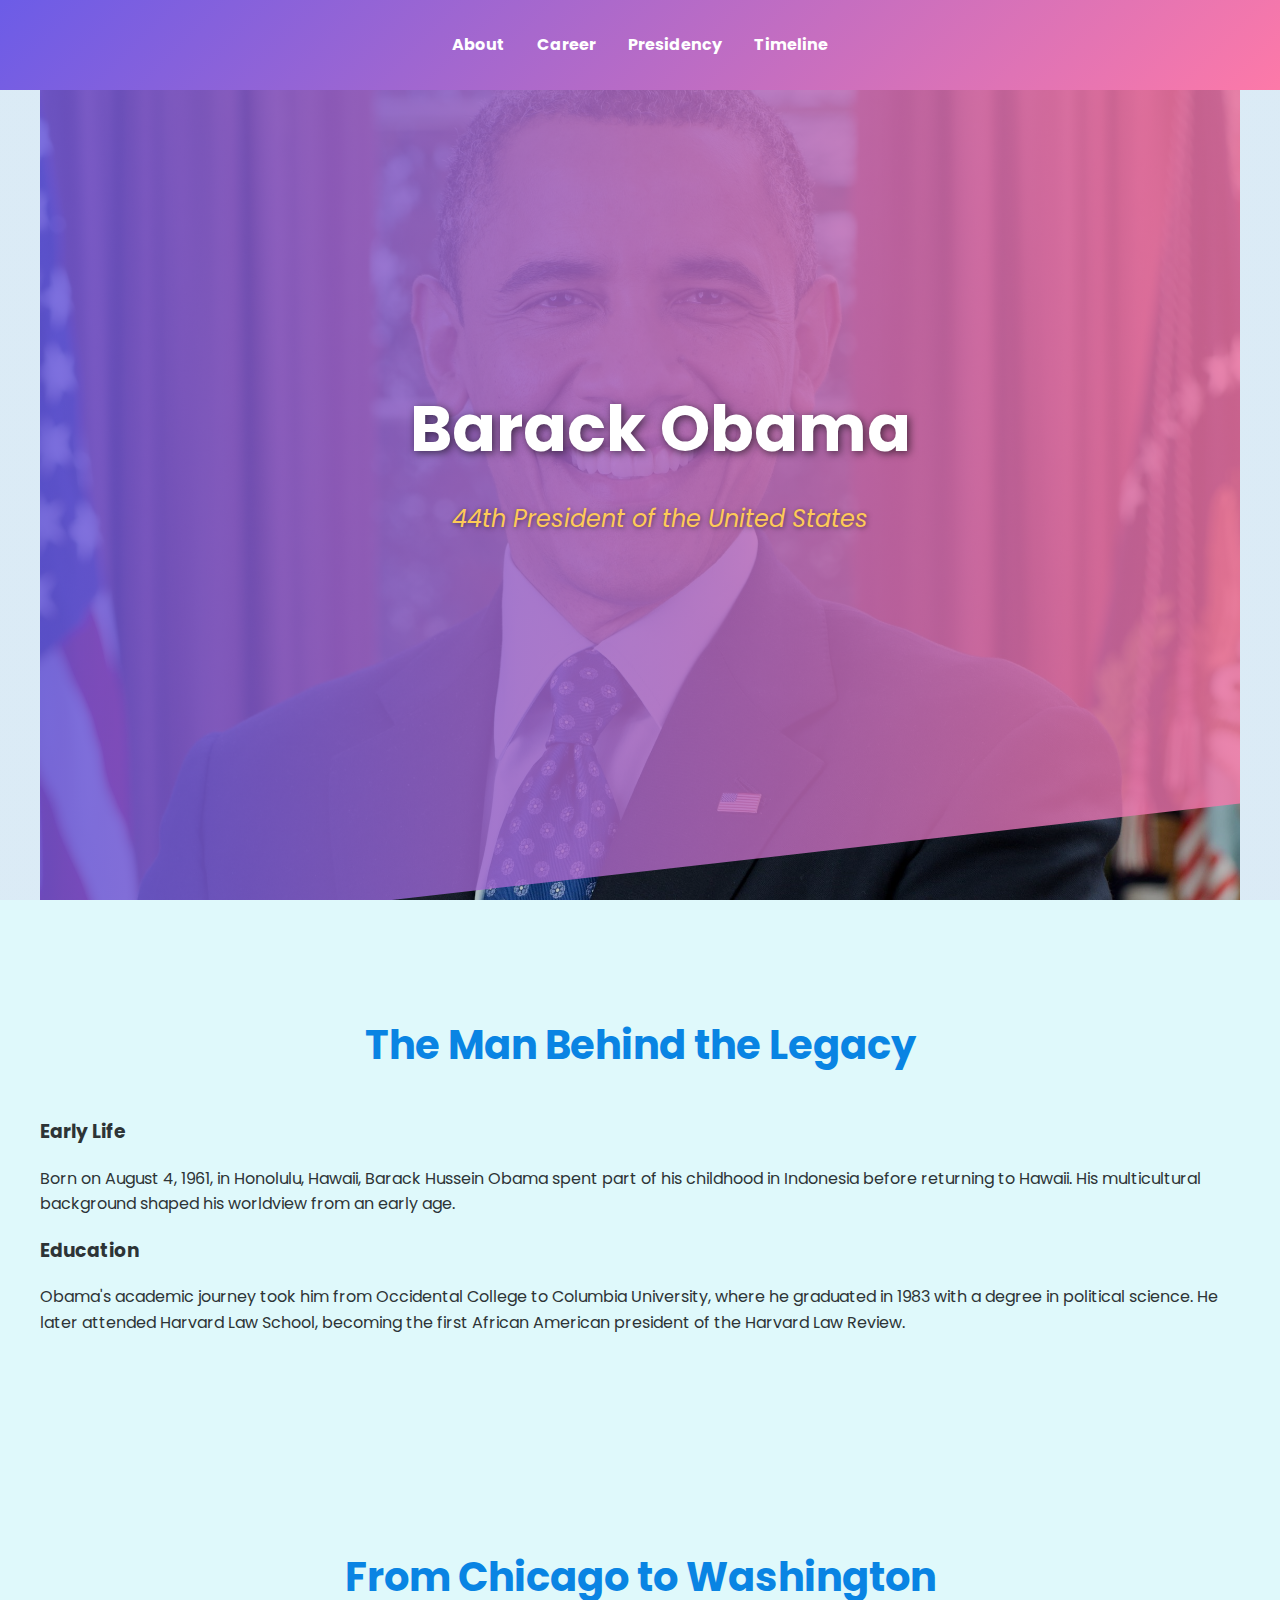
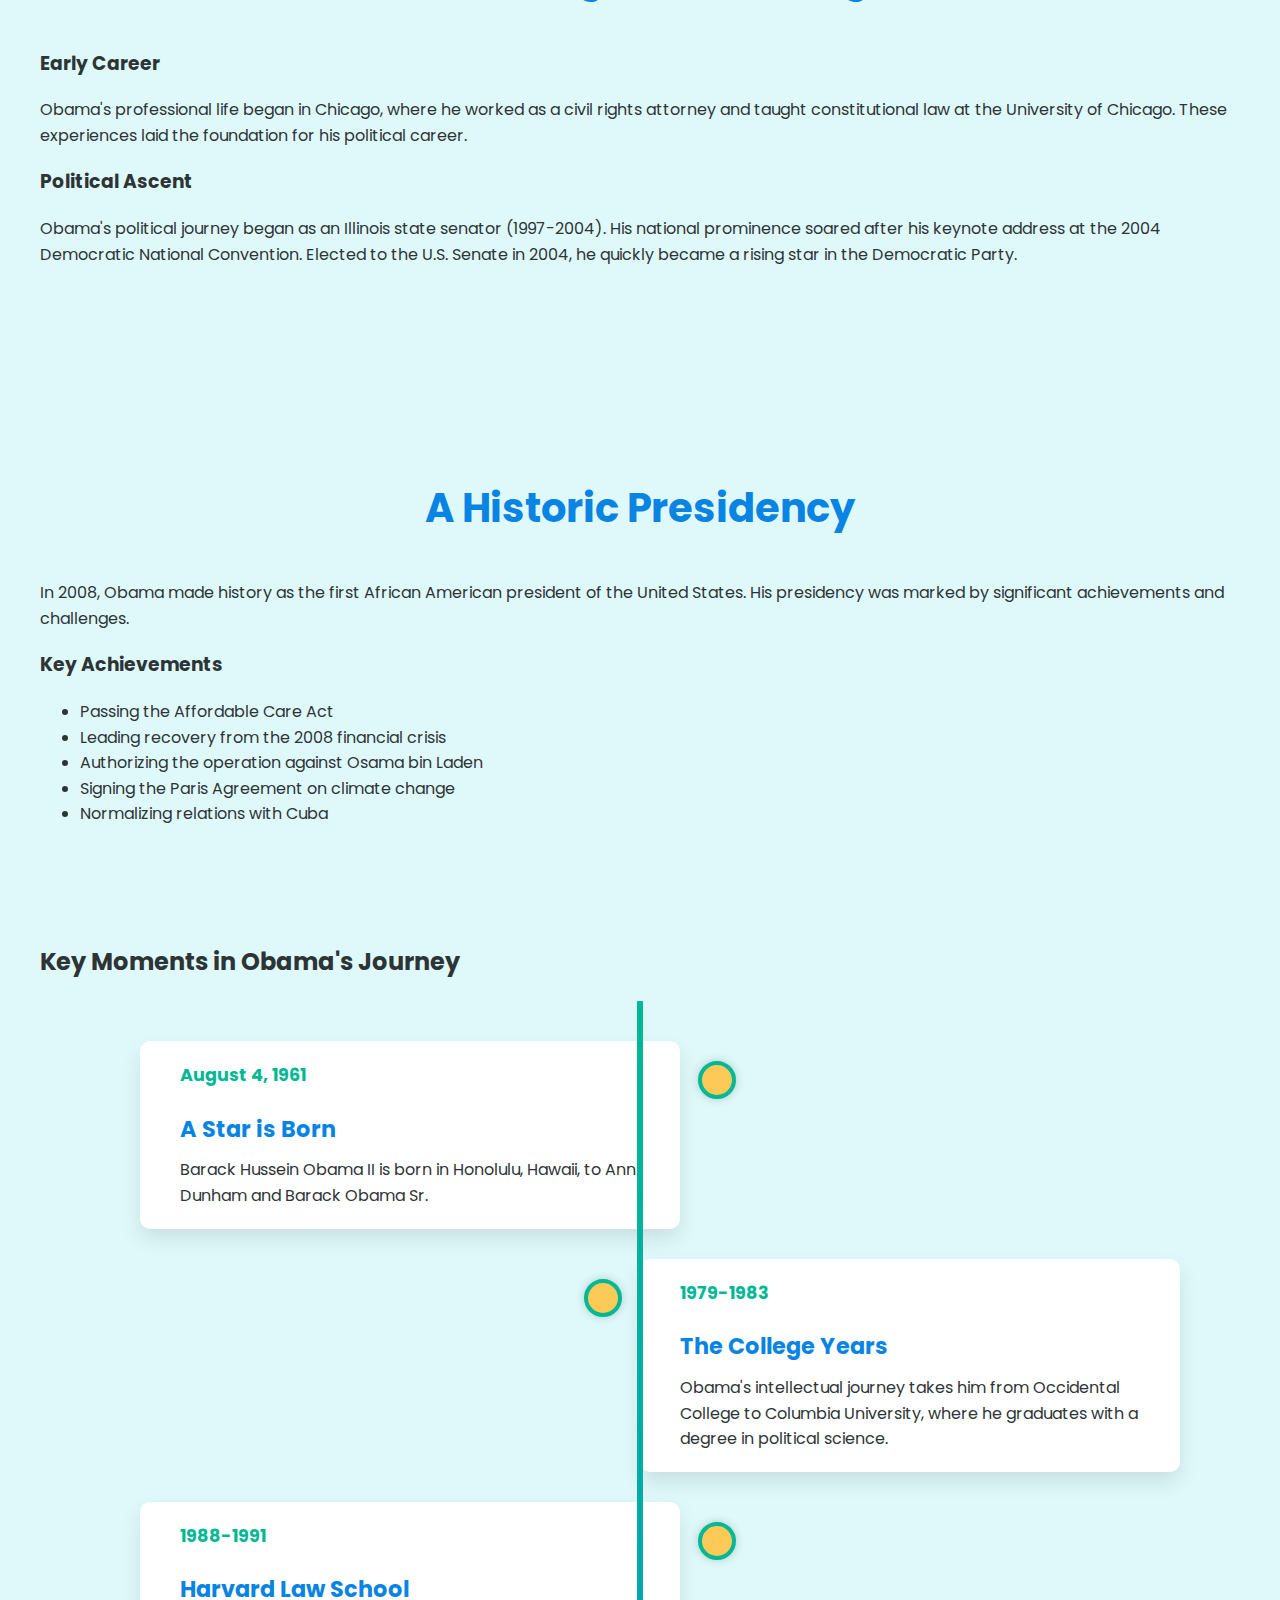
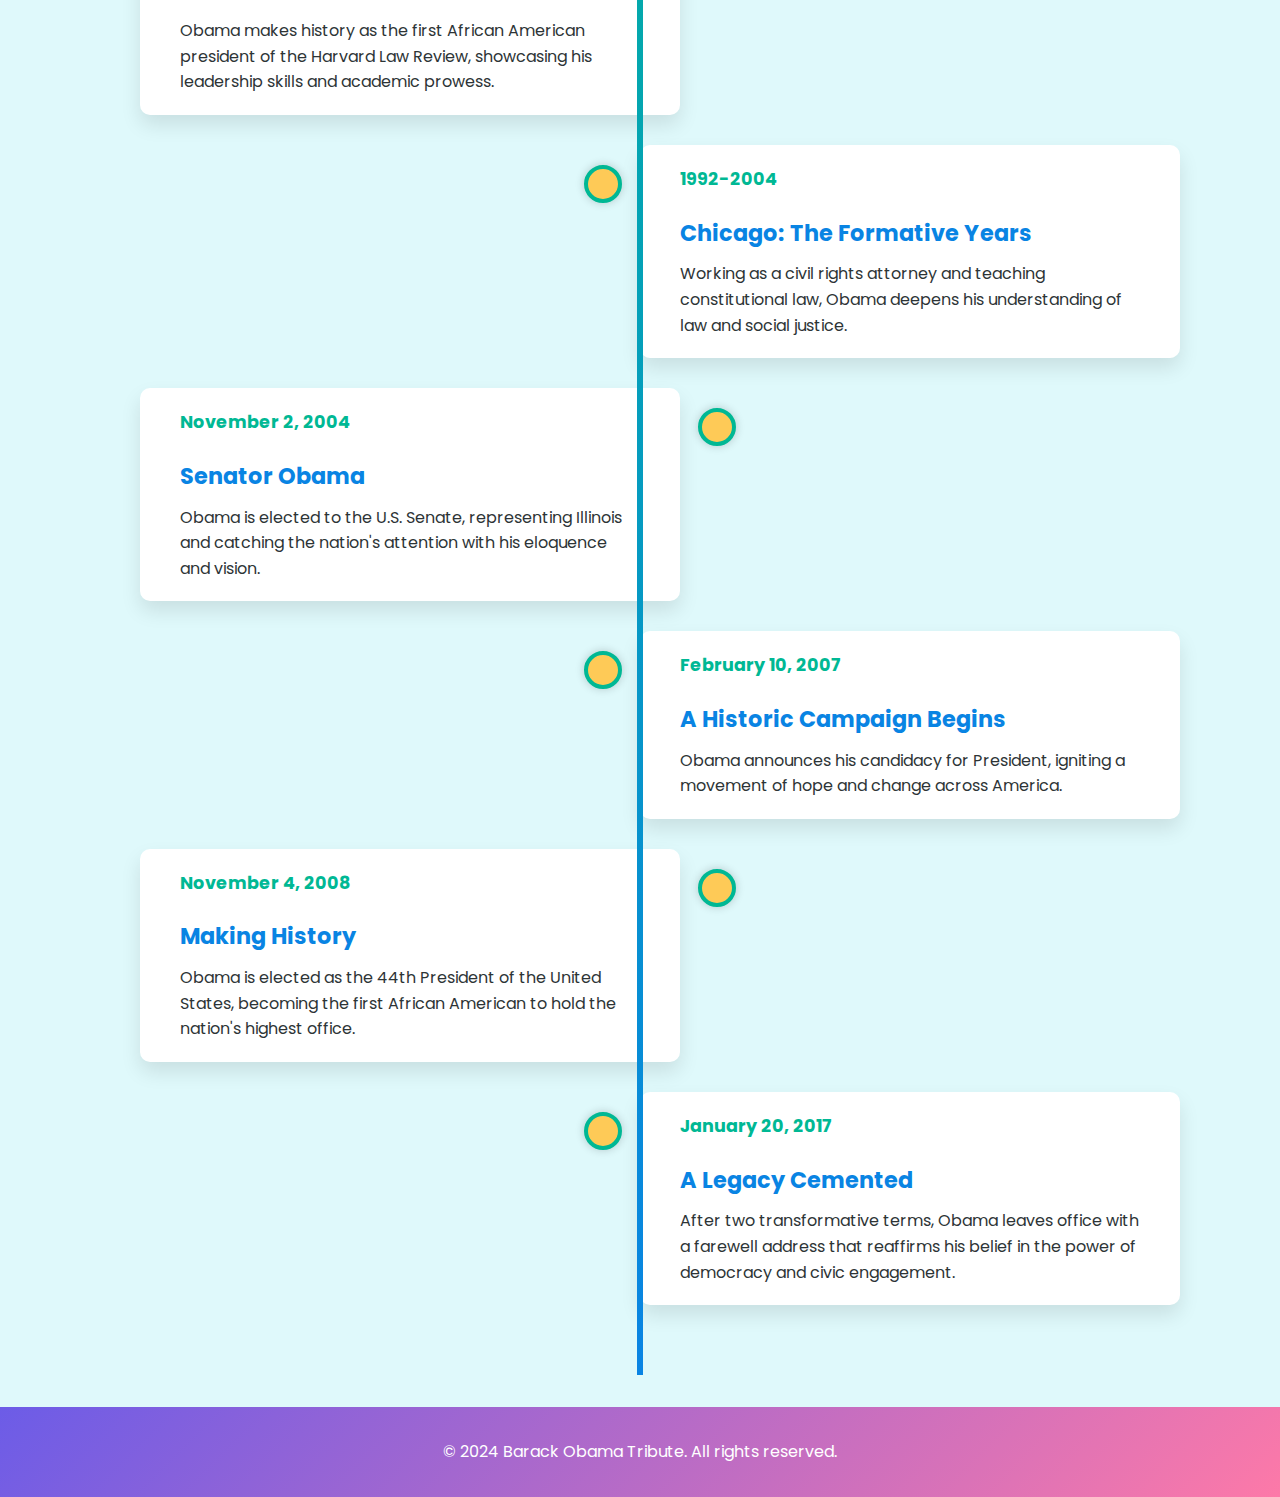
<file: Tribute/index.html>
<!DOCTYPE html>
<html lang="en">

<head>
    <meta charset="UTF-8">
    <meta name="viewport" content="width=device-width, initial-scale=1.0">
    <link href="https://fonts.googleapis.com/css2?family=Poppins:wght@400;700&display=swap" rel="stylesheet">
    <link rel="stylesheet" href="styles.css">
    <title>Barack Obama: A Legacy of Hope and Change</title>
</head>

<body>
    <header>
        <nav>
            <ul>
                <li><a href="#about">About</a></li>
                <li><a href="#career">Career</a></li>
                <li><a href="#presidency">Presidency</a></li>
                <li><a href="#timeline">Timeline</a></li>
            </ul>
        </nav>
    </header>

    <main>
        <div class="container">
            <section class="hero-section">
                <img src="assets/President_Barack_Obama.jpg" alt="Barack Obama" class="hero-image">
                <div class="hero-overlay">
                    <h1>Barack Obama</h1>
                    <p class="hero-subtitle">44th President of the United States</p>
                </div>
            </section>

            <section id="about" class="content-section">
                <h2>The Man Behind the Legacy</h2>
                <div class="flex-container">
                    <div class="flex-item">
                        <h3>Early Life</h3>
                        <p>Born on August 4, 1961, in Honolulu, Hawaii, Barack Hussein Obama spent part of his
                            childhood in Indonesia before returning to Hawaii. His multicultural background shaped his
                            worldview from an early age.</p>
                    </div>
                    <div class="flex-item">
                        <h3>Education</h3>
                        <p>Obama's academic journey took him from Occidental College to Columbia University, where he
                            graduated in 1983 with a degree in political science. He later attended Harvard Law School,
                            becoming the first African American president of the Harvard Law Review.</p>
                    </div>
                </div>
            </section>

            <section id="career" class="content-section">
                <h2>From Chicago to Washington</h2>
                <div class="flex-container">
                    <div class="flex-item">
                        <h3>Early Career</h3>
                        <p>Obama's professional life began in Chicago, where he worked as a civil rights attorney and
                            taught constitutional law at the University of Chicago. These experiences laid the
                            foundation for his political career.</p>
                    </div>
                    <div class="flex-item">
                        <h3>Political Ascent</h3>
                        <p>Obama's political journey began as an Illinois state senator (1997-2004). His national
                            prominence soared after his keynote address at the 2004 Democratic National Convention.
                            Elected to the U.S. Senate in 2004, he quickly became a rising star in the Democratic Party.
                        </p>
                    </div>
                </div>
            </section>

            <section id="presidency" class="content-section">
                <h2>A Historic Presidency</h2>
                <p>In 2008, Obama made history as the first African American president of the United States. His
                    presidency was marked by significant achievements and challenges.</p>
                <div class="achievements">
                    <h3>Key Achievements</h3>
                    <ul>
                        <li>Passing the Affordable Care Act</li>
                        <li>Leading recovery from the 2008 financial crisis</li>
                        <li>Authorizing the operation against Osama bin Laden</li>
                        <li>Signing the Paris Agreement on climate change</li>
                        <li>Normalizing relations with Cuba</li>
                    </ul>
                </div>
            </section>

            <section id="timeline" class="section">
                <h2>Key Moments in Obama's Journey</h2>
                <div class="timeline">
                    <div class="timeline-item left">
                        <div class="date">August 4, 1961</div>
                        <h3>A Star is Born</h3>
                        <p>Barack Hussein Obama II is born in Honolulu, Hawaii, to Ann Dunham and Barack Obama Sr.</p>
                    </div>
                    <div class="timeline-item right">
                        <div class="date">1979-1983</div>
                        <h3>The College Years</h3>
                        <p>Obama's intellectual journey takes him from Occidental College to Columbia University, where
                            he graduates with a degree in political science.</p>
                    </div>
                    <div class="timeline-item left">
                        <div class="date">1988-1991</div>
                        <h3>Harvard Law School</h3>
                        <p>Obama makes history as the first African American president of the Harvard Law Review,
                            showcasing his leadership skills and academic prowess.</p>
                    </div>
                    <div class="timeline-item right">
                        <div class="date">1992-2004</div>
                        <h3>Chicago: The Formative Years</h3>
                        <p>Working as a civil rights attorney and teaching constitutional law, Obama deepens his
                            understanding of law and social justice.</p>
                    </div>
                    <div class="timeline-item left">
                        <div class="date">November 2, 2004</div>
                        <h3>Senator Obama</h3>
                        <p>Obama is elected to the U.S. Senate, representing Illinois and catching the nation's
                            attention with his eloquence and vision.</p>
                    </div>
                    <div class="timeline-item right">
                        <div class="date">February 10, 2007</div>
                        <h3>A Historic Campaign Begins</h3>
                        <p>Obama announces his candidacy for President, igniting a movement of hope and change across
                            America.</p>
                    </div>
                    <div class="timeline-item left">
                        <div class="date">November 4, 2008</div>
                        <h3>Making History</h3>
                        <p>Obama is elected as the 44th President of the United States, becoming the first African
                            American to hold the nation's highest office.</p>
                    </div>
                    <div class="timeline-item right">
                        <div class="date">January 20, 2017</div>
                        <h3>A Legacy Cemented</h3>
                        <p>After two transformative terms, Obama leaves office with a farewell address that reaffirms
                            his belief in the power of democracy and civic engagement.</p>
                    </div>
                </div>
            </section>
        </div>
    </main>

    <footer>
        <p>&copy; 2024 Barack Obama Tribute. All rights reserved.</p>
    </footer>
</body>

</html>
</file>
<file: Tribute/styles.css>
body {
    font-family: 'Poppins', sans-serif;
    line-height: 1.6;
    color: #2d3436;
    margin: 0;
    padding: 0;
    background-color: #dff9fb;
    background-image: 
        radial-gradient(circle at 10% 20%, rgba(253, 121, 168, 0.05) 0%, rgba(253, 121, 168, 0.05) 90%),
        radial-gradient(circle at 90% 80%, rgba(108, 92, 231, 0.05) 0%, rgba(108, 92, 231, 0.05) 90%);
    background-attachment: fixed;
}

.container {
    max-width: 1200px;
    margin: 0 auto;
    padding: 0 20px;
}

header {
    background: linear-gradient(135deg, #6c5ce7, #fd79a8);
    padding: 1em 0;
    position: fixed;
    width: 100%;
    z-index: 1000;
}

nav ul {
    list-style-type: none;
    padding: 0;
    display: flex;
    justify-content: center;
    flex-wrap: wrap;
}

nav ul li {
    margin: 0 1em;
}

nav ul li a {
    color: white;
    text-decoration: none;
    font-weight: bold;
    transition: color 0.3s ease;
}

nav ul li a:hover {
    color: #feca57;
}

.hero-section {
    position: relative;
    width: 100%;
    height: 100vh;
    overflow: hidden;
    display: flex;
    align-items: center;
    justify-content: center;
    text-align: center;
}

.hero-image {
    width: 100%;
    height: 100%;
    object-fit: cover;
    filter: brightness(0.75);
    transition: filter 0.5s ease;
}

.hero-overlay {
    position: absolute;
    top: 0;
    left: 0;
    width: 100%;
    height: 100%;
    background: linear-gradient(to right, rgba(108, 92, 231, 0.8), rgba(253, 121, 168, 0.8));
    display: flex;
    align-items: center;
    justify-content: center;
    flex-direction: column;
    padding: 20px;
    clip-path: polygon(0 0, 100% 0, 100% 85%, 0 100%);
}

.hero-overlay h1 {
    font-size: 4em;
    color: white;
    margin: 0;
    font-weight: 700;
    text-shadow: 2px 2px 8px rgba(0, 0, 0, 0.6);
}

.hero-subtitle {
    font-size: 1.5em;
    color: #feca57;
    margin-top: 20px;
    font-style: italic;
    text-shadow: 1px 1px 5px rgba(0, 0, 0, 0.5);
}

.content-section {
    padding: 80px 0;
}

.content-section h2 {
    color: #0984e3;
    text-align: center;
    margin-bottom: 40px;
    font-size: 2.5em;
}

.journey-grid {
    display: grid;
    grid-template-columns: repeat(auto-fit, minmax(250px, 1fr));
    gap: 30px;
}

.journey-item {
    background-color: white;
    padding: 30px;
    border-radius: 10px;
    box-shadow: 0 5px 15px rgba(0,0,0,0.1);
    transition: transform 0.3s ease;
}

.journey-item:hover {
    transform: translateY(-5px);
}

.journey-item h3 {
    color: #00b894;
    margin-top: 0;
}

.legacy-container {
    display: flex;
    flex-wrap: wrap;
    justify-content: space-between;
    align-items: flex-start;
}

.legacy-text {
    flex-basis: 100%;
    margin-bottom: 30px;
}

.legacy-achievements {
    flex-basis: 100%;
    background-color: white;
    padding: 30px;
    border-radius: 10px;
    box-shadow: 0 5px 15px rgba(0,0,0,0.1);
}

.legacy-achievements h3 {
    color: #00b894;
    margin-top: 0;
}

.legacy-achievements ul {
    list-style-type: none;
    padding: 0;
}

.legacy-achievements li {
    margin-bottom: 15px;
    padding-left: 25px;
    position: relative;
}

.legacy-achievements li::before {
    content: '•';
    color: #00b894;
    font-weight: bold;
    position: absolute;
    left: 0;
    font-size: 1.2em;
}

.impact-grid {
    display: grid;
    grid-template-columns: repeat(auto-fit, minmax(200px, 1fr));
    gap: 30px;
}

.impact-item {
    background-color: white;
    padding: 30px;
    border-radius: 10px;
    box-shadow: 0 5px 15px rgba(0,0,0,0.1);
    text-align: center;
    transition: transform 0.3s ease;
}

.impact-item:hover {
    transform: translateY(-5px);
}

.impact-item h3 {
    color: #00b894;
    margin-top: 0;
}

.timeline {
    position: relative;
    max-width: 1000px;
    margin: 0 auto;
    padding: 40px 0;
}

.timeline::after {
    content: '';
    position: absolute;
    width: 6px;
    background: linear-gradient(#00b894, #0984e3);
    top: 0;
    bottom: 0;
    left: 50%;
    margin-left: -3px;
}

.timeline-item {
    padding: 20px 40px;
    position: relative;
    background-color: white;
    width: calc(50% - 40px);
    box-shadow: 0 10px 20px rgba(0,0,0,0.1);
    border-radius: 10px;
    margin-bottom: 30px;
    transition: all 0.3s ease;
}

.timeline-item:hover {
    transform: scale(1.05);
    box-shadow: 0 15px 30px rgba(0,0,0,0.2);
}

.timeline-item::after {
    content: '';
    position: absolute;
    width: 30px;
    height: 30px;
    background-color: #feca57;
    border: 4px solid #00b894;
    top: 20px;
    border-radius: 50%;
    z-index: 1;
    box-shadow: 0 0 10px rgba(0,0,0,0.2);
    transition: all 0.3s ease;
}

.timeline-item:hover::after {
    transform: scale(1.2);
}

.left {
    left: 0;
}

.right {
    left: 50%;
}

.left::after {
    right: -56px;
}

.right::after {
    left: -56px;
}

.timeline-item h3 {
    color: #0984e3;
    font-size: 1.4em;
    margin-bottom: 10px;
}

.timeline-item p {
    margin: 0;
}

.timeline-item .date {
    font-weight: bold;
    color: #00b894;
    margin-bottom: 5px;
    font-size: 1.1em;
}

footer {
    background: linear-gradient(135deg, #6c5ce7, #fd79a8);
    color: white;
    text-align: center;
    padding: 1em 0;
    margin-top: 2em;
}

@media (max-width: 768px) {
    .hero-overlay h1 {
        font-size: 3em;
    }

    .hero-subtitle {
        font-size: 1.5em;
    }

    .content-section {
        padding: 60px 20px;
    }

    .legacy-text, .legacy-achievements {
        flex-basis: 100%;
    }

    .timeline-item {
        width: 100%;
        left: 0;
    }

    .timeline::after {
        left: 31px;
    }

    .timeline-item::after {
        left: 15px;
    }

    .right::after {
        left: 15px;
    }
}

@media (max-width: 480px) {
    nav ul {
        flex-direction: column;
        align-items: center;
    }

    nav ul li {
        margin: 0.5em 0;
    }

    .hero-overlay h1 {
        font-size: 2em;
    }

    .hero-subtitle {
        font-size: 1.2em;
    }

    .content-section h2 {
        font-size: 2em;
    }

    .legacy-container, .impact-grid {
        flex-direction: column;
        align-items: center;
    }
}
</file>
